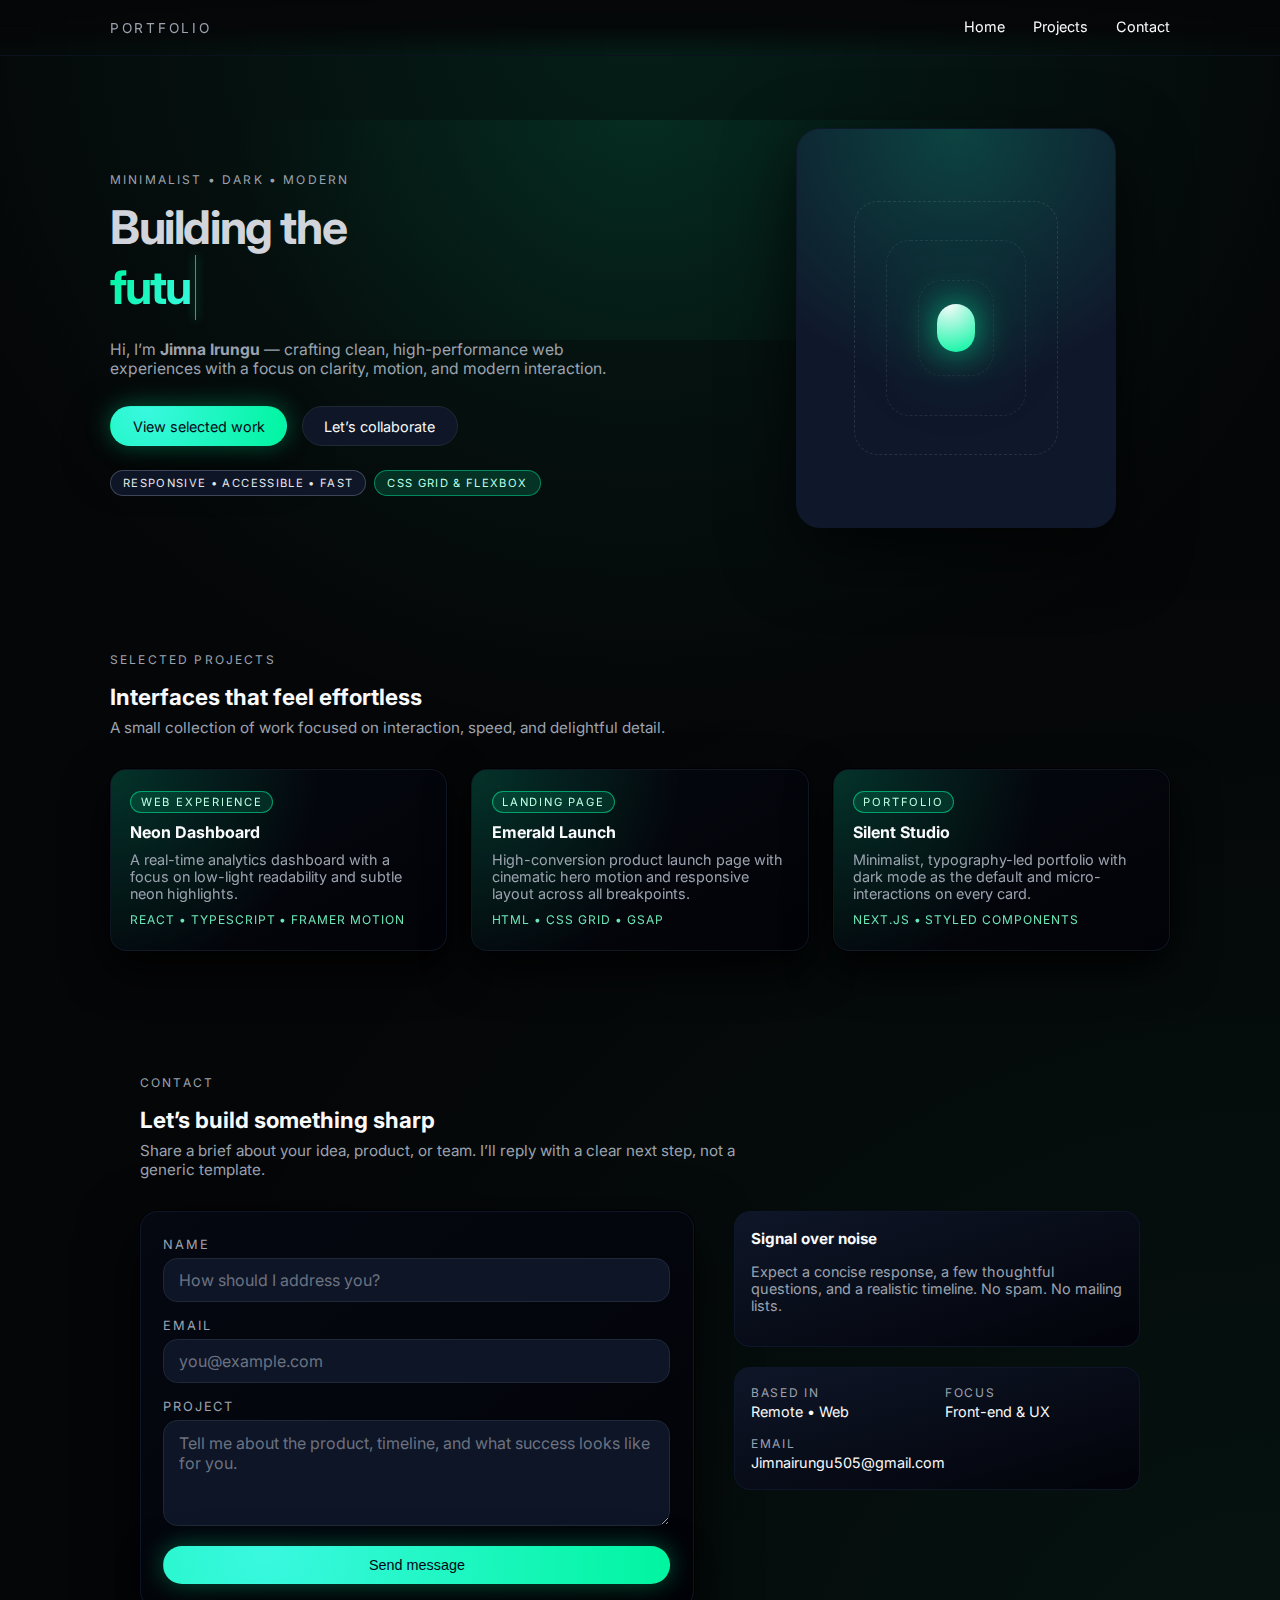
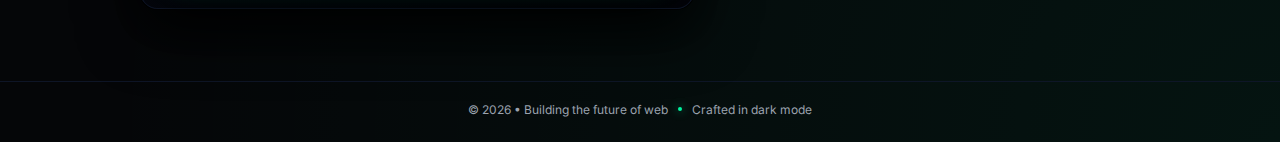
<file: index.html>
<!DOCTYPE html>
<html lang="en">
  <head>
    <meta charset="UTF-8" />
    <meta name="viewport" content="width=device-width, initial-scale=1" />
    <title>Portfolio | Building the Future of Web</title>

    <!-- Inter from Google Fonts -->
    <link rel="preconnect" href="https://fonts.googleapis.com" />
    <link rel="preconnect" href="https://fonts.gstatic.com" crossorigin />
    <link
      href="https://fonts.googleapis.com/css2?family=Inter:wght@300;400;500;600;700;800&display=swap"
      rel="stylesheet"
    />

    <link rel="stylesheet" href="styles.css" />
  </head>
  <body>
    <header class="nav">
      <div class="nav-inner">
        <div class="nav-logo">Portfolio</div>
        <nav class="nav-links" aria-label="Primary navigation">
          <a href="#hero" class="nav-link">Home</a>
          <a href="#projects" class="nav-link">Projects</a>
          <a href="#contact" class="nav-link">Contact</a>
        </nav>
      </div>
    </header>

    <main>
      <!-- Hero -->
      <section id="hero" class="section hero">
        <div class="shell">
          <div class="hero-layout">
            <div class="hero-copy">
              <p class="eyebrow">Minimalist • Dark • Modern</p>

              <h1 class="hero-title">
                <span class="hero-title-muted">Building the</span>
                <span class="hero-title-accent">
                  <span id="typewriter"></span>
                  <span class="caret" aria-hidden="true"></span>
                </span>
              </h1>

              <p class="hero-subtitle">
                Hi, I’m <strong>Jimna Irungu</strong> — crafting clean, high-performance
                web experiences with a focus on clarity, motion, and modern interaction.
              </p>

              <div class="hero-actions">
                <a href="#projects" class="btn btn-primary"> View selected work </a>
                <a href="#contact" class="btn btn-ghost"> Let’s collaborate </a>
              </div>

              <div class="hero-meta">
                <span class="pill">Responsive • Accessible • Fast</span>
                <span class="pill pill-soft">CSS Grid &amp; Flexbox</span>
              </div>
            </div>

            <div class="hero-panel" aria-hidden="true">
              <div class="hero-card">
                <div class="hero-orbit hero-orbit-lg"></div>
                <div class="hero-orbit hero-orbit-md"></div>
                <div class="hero-orbit hero-orbit-sm"></div>
                <div class="hero-core"></div>
              </div>
            </div>
          </div>
        </div>
      </section>

      <!-- Projects -->
      <section id="projects" class="section">
        <div class="shell">
          <header class="section-header">
            <p class="eyebrow">Selected projects</p>
            <h2 class="section-title">Interfaces that feel effortless</h2>
            <p class="section-text">
              A small collection of work focused on interaction, speed, and
              delightful detail.
            </p>
          </header>

          <div class="projects-grid">
            <article class="project-card">
              <div class="project-chip">Web Experience</div>
              <h3 class="project-title">Neon Dashboard</h3>
              <p class="project-text">
                A real-time analytics dashboard with a focus on low-light
                readability and subtle neon highlights.
              </p>
              <p class="project-meta">React • TypeScript • Framer Motion</p>
            </article>

            <article class="project-card">
              <div class="project-chip">Landing Page</div>
              <h3 class="project-title">Emerald Launch</h3>
              <p class="project-text">
                High-conversion product launch page with cinematic hero motion
                and responsive layout across all breakpoints.
              </p>
              <p class="project-meta">HTML • CSS Grid • GSAP</p>
            </article>

            <article class="project-card">
              <div class="project-chip">Portfolio</div>
              <h3 class="project-title">Silent Studio</h3>
              <p class="project-text">
                Minimalist, typography-led portfolio with dark mode as the
                default and micro-interactions on every card.
              </p>
              <p class="project-meta">Next.js • Styled Components</p>
            </article>
          </div>
        </div>
      </section>

      <!-- Contact -->
      <section id="contact" class="section section-contact">
        <div class="shell contact-shell">
          <header class="section-header">
            <p class="eyebrow">Contact</p>
            <h2 class="section-title">Let’s build something sharp</h2>
            <p class="section-text">
              Share a brief about your idea, product, or team. I’ll reply with a
              clear next step, not a generic template.
            </p>
          </header>

          <div class="contact-layout">
            <form
              class="contact-form"
              autocomplete="off"
              action="https://formspree.io/f/xojnrawq"
              method="POST"
            >
              <input
                type="hidden"
                name="_subject"
                value="New portfolio enquiry from your site"
              />
              <div class="field">
                <label for="name">Name</label>
                <input
                  id="name"
                  name="name"
                  type="text"
                  placeholder="How should I address you?"
                  required
                />
              </div>

              <div class="field">
                <label for="email">Email</label>
                <input
                  id="email"
                  name="email"
                  type="email"
                  placeholder="you@example.com"
                  required
                />
              </div>

              <div class="field">
                <label for="project">Project</label>
                <textarea
                  id="project"
                  name="project"
                  rows="4"
                  placeholder="Tell me about the product, timeline, and what success looks like for you."
                  required
                ></textarea>
              </div>

              <button type="submit" class="btn btn-primary btn-full">
                Send message
              </button>
            </form>

            <aside class="contact-aside">
              <div class="contact-aside-block">
                <h3>Signal over noise</h3>
                <p>
                  Expect a concise response, a few thoughtful questions, and a
                  realistic timeline. No spam. No mailing lists.
                </p>
              </div>

              <div class="contact-aside-block contact-meta-grid">
                <div>
                  <p class="meta-label">Based in</p>
                  <p class="meta-value">Remote • Web</p>
                </div>
                <div>
                  <p class="meta-label">Focus</p>
                  <p class="meta-value">Front-end &amp; UX</p>
                </div>
                <div>
                  <p class="meta-label">Email</p>
                  <p class="meta-value">
                    <a href="mailto:Jimnairungu505@gmail.com">Jimnairungu505@gmail.com</a>
                  </p>
                </div>
              </div>
            </aside>
          </div>
        </div>
      </section>
    </main>

    <footer class="footer">
      <div class="shell footer-shell">
        <span>© <span id="year"></span> • Building the future of web</span>
        <span class="footer-dot"></span>
        <span>Crafted in dark mode</span>
      </div>
    </footer>

    <script src="script.js"></script>
  </body>
</html>
</file>
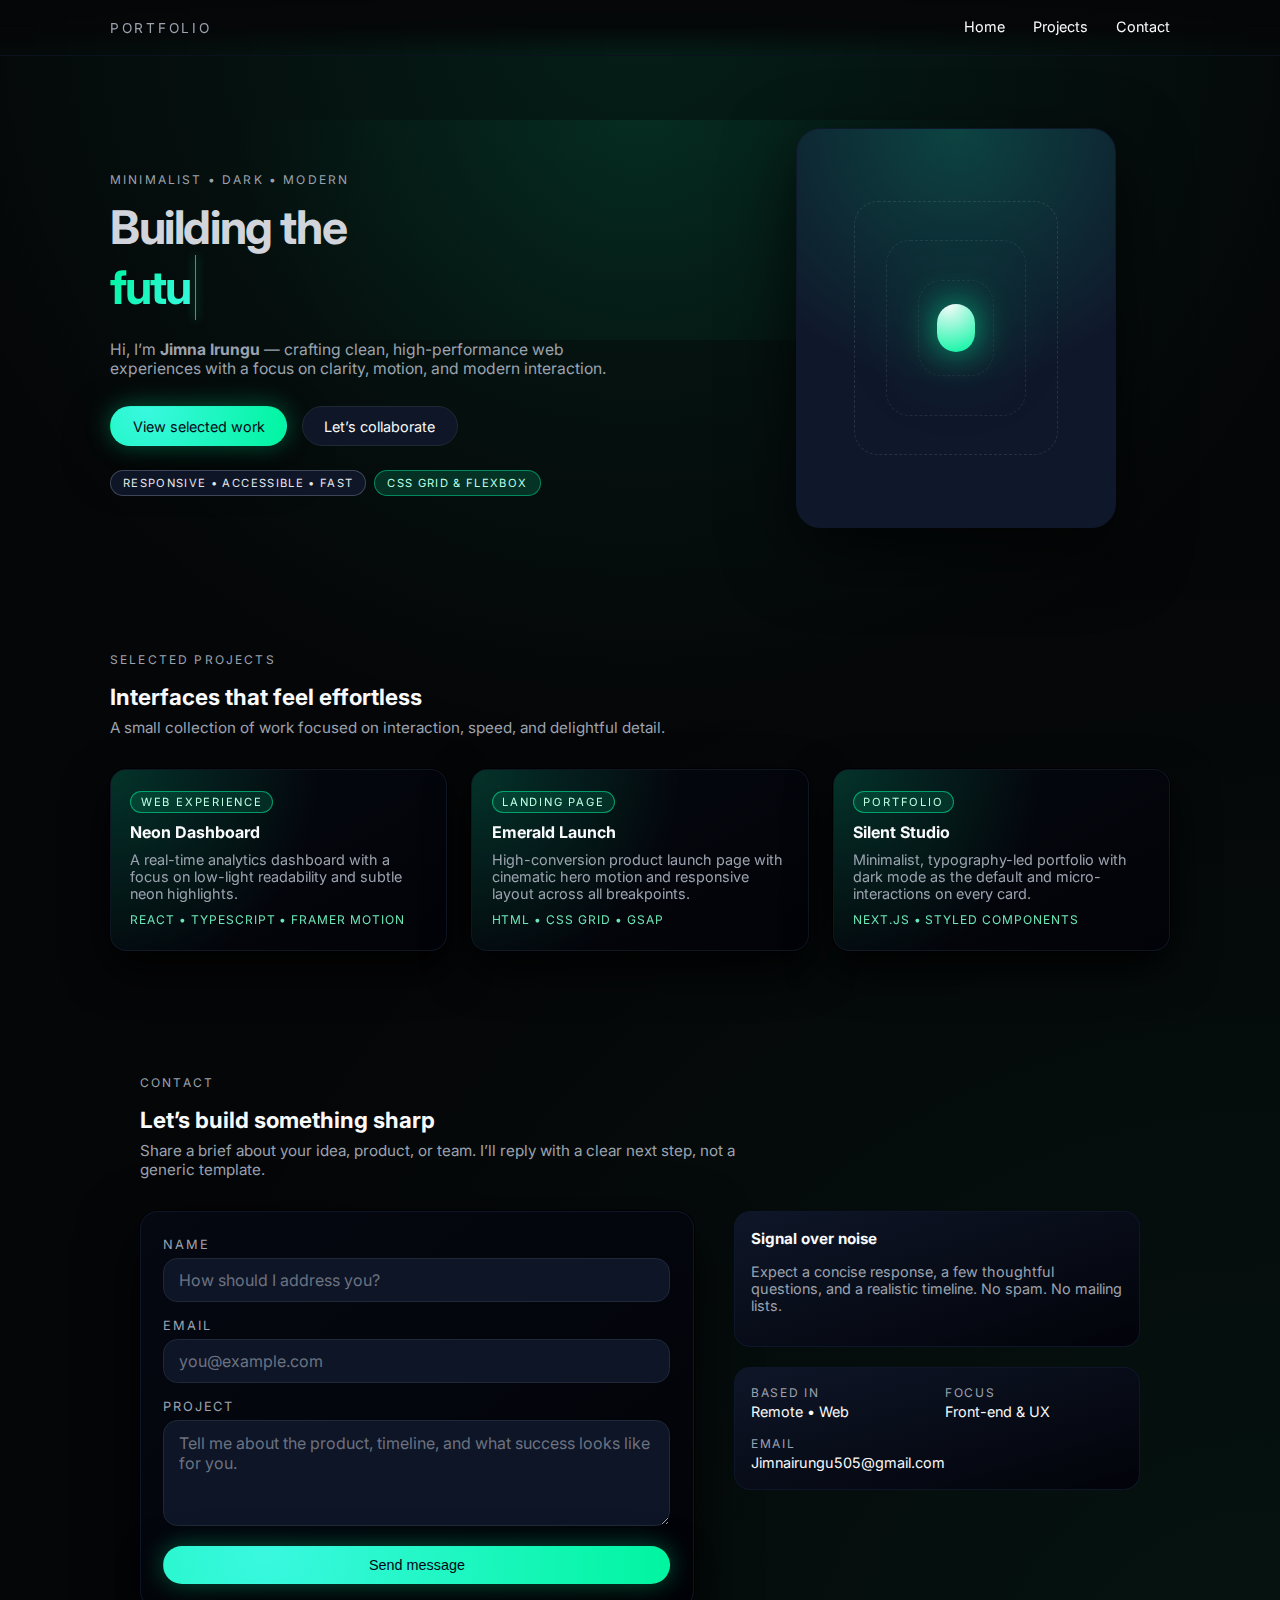
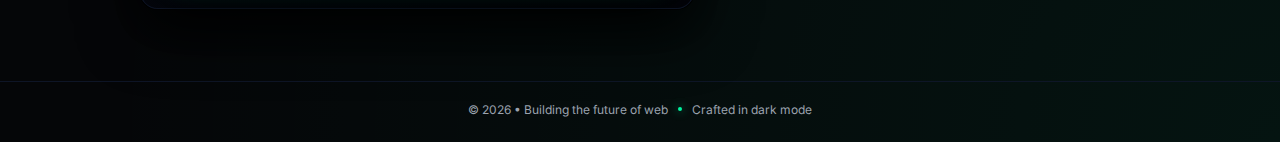
<file: index 2.html>
<!DOCTYPE html>
<html lang="en">
  <head>
    <meta charset="UTF-8" />
    <meta name="viewport" content="width=device-width, initial-scale=1" />
    <title>Portfolio | Building the Future of Web</title>

    <!-- Inter from Google Fonts -->
    <link rel="preconnect" href="https://fonts.googleapis.com" />
    <link rel="preconnect" href="https://fonts.gstatic.com" crossorigin />
    <link
      href="https://fonts.googleapis.com/css2?family=Inter:wght@300;400;500;600;700;800&display=swap"
      rel="stylesheet"
    />

    <link rel="stylesheet" href="styles.css" />
  </head>
  <body>
    <header class="nav">
      <div class="nav-inner">
        <div class="nav-logo">Portfolio</div>
        <nav class="nav-links" aria-label="Primary navigation">
          <a href="#hero" class="nav-link">Home</a>
          <a href="#projects" class="nav-link">Projects</a>
          <a href="#contact" class="nav-link">Contact</a>
        </nav>
      </div>
    </header>

    <main>
      <!-- Hero -->
      <section id="hero" class="section hero">
        <div class="shell">
          <div class="hero-layout">
            <div class="hero-copy">
              <p class="eyebrow">Minimalist • Dark • Modern</p>

              <h1 class="hero-title">
                <span class="hero-title-muted">Building the</span>
                <span class="hero-title-accent">
                  <span id="typewriter"></span>
                  <span class="caret" aria-hidden="true"></span>
                </span>
              </h1>

              <p class="hero-subtitle">
                Hi, I’m <strong>Jimna Irungu</strong> — crafting clean, high-performance
                web experiences with a focus on clarity, motion, and modern interaction.
              </p>

              <div class="hero-actions">
                <a href="#projects" class="btn btn-primary"> View selected work </a>
                <a href="#contact" class="btn btn-ghost"> Let’s collaborate </a>
              </div>

              <div class="hero-meta">
                <span class="pill">Responsive • Accessible • Fast</span>
                <span class="pill pill-soft">CSS Grid &amp; Flexbox</span>
              </div>
            </div>

            <div class="hero-panel" aria-hidden="true">
              <div class="hero-card">
                <div class="hero-orbit hero-orbit-lg"></div>
                <div class="hero-orbit hero-orbit-md"></div>
                <div class="hero-orbit hero-orbit-sm"></div>
                <div class="hero-core"></div>
              </div>
            </div>
          </div>
        </div>
      </section>

      <!-- Projects -->
      <section id="projects" class="section">
        <div class="shell">
          <header class="section-header">
            <p class="eyebrow">Selected projects</p>
            <h2 class="section-title">Interfaces that feel effortless</h2>
            <p class="section-text">
              A small collection of work focused on interaction, speed, and
              delightful detail.
            </p>
          </header>

          <div class="projects-grid">
            <article class="project-card">
              <div class="project-chip">Web Experience</div>
              <h3 class="project-title">Neon Dashboard</h3>
              <p class="project-text">
                A real-time analytics dashboard with a focus on low-light
                readability and subtle neon highlights.
              </p>
              <p class="project-meta">React • TypeScript • Framer Motion</p>
            </article>

            <article class="project-card">
              <div class="project-chip">Landing Page</div>
              <h3 class="project-title">Emerald Launch</h3>
              <p class="project-text">
                High-conversion product launch page with cinematic hero motion
                and responsive layout across all breakpoints.
              </p>
              <p class="project-meta">HTML • CSS Grid • GSAP</p>
            </article>

            <article class="project-card">
              <div class="project-chip">Portfolio</div>
              <h3 class="project-title">Silent Studio</h3>
              <p class="project-text">
                Minimalist, typography-led portfolio with dark mode as the
                default and micro-interactions on every card.
              </p>
              <p class="project-meta">Next.js • Styled Components</p>
            </article>
          </div>
        </div>
      </section>

      <!-- Contact -->
      <section id="contact" class="section section-contact">
        <div class="shell contact-shell">
          <header class="section-header">
            <p class="eyebrow">Contact</p>
            <h2 class="section-title">Let’s build something sharp</h2>
            <p class="section-text">
              Share a brief about your idea, product, or team. I’ll reply with a
              clear next step, not a generic template.
            </p>
          </header>

          <div class="contact-layout">
            <form
              class="contact-form"
              autocomplete="off"
              action="mailto:Jimnairungu505@gmail.com"
              method="POST"
              enctype="text/plain"
            >
              <div class="field">
                <label for="name">Name</label>
                <input
                  id="name"
                  name="name"
                  type="text"
                  placeholder="How should I address you?"
                  required
                />
              </div>

              <div class="field">
                <label for="email">Email</label>
                <input
                  id="email"
                  name="email"
                  type="email"
                  placeholder="you@example.com"
                  required
                />
              </div>

              <div class="field">
                <label for="project">Project</label>
                <textarea
                  id="project"
                  name="project"
                  rows="4"
                  placeholder="Tell me about the product, timeline, and what success looks like for you."
                  required
                ></textarea>
              </div>

              <button type="submit" class="btn btn-primary btn-full">
                Send message
              </button>
            </form>

            <aside class="contact-aside">
              <div class="contact-aside-block">
                <h3>Signal over noise</h3>
                <p>
                  Expect a concise response, a few thoughtful questions, and a
                  realistic timeline. No spam. No mailing lists.
                </p>
              </div>

              <div class="contact-aside-block contact-meta-grid">
                <div>
                  <p class="meta-label">Based in</p>
                  <p class="meta-value">Remote • Web</p>
                </div>
                <div>
                  <p class="meta-label">Focus</p>
                  <p class="meta-value">Front-end &amp; UX</p>
                </div>
                <div>
                  <p class="meta-label">Email</p>
                  <p class="meta-value">
                    <a href="mailto:Jimnairungu505@gmail.com">Jimnairungu505@gmail.com</a>
                  </p>
                </div>
              </div>
            </aside>
          </div>
        </div>
      </section>
    </main>

    <footer class="footer">
      <div class="shell footer-shell">
        <span>© <span id="year"></span> • Building the future of web</span>
        <span class="footer-dot"></span>
        <span>Crafted in dark mode</span>
      </div>
    </footer>

    <script src="script.js"></script>
  </body>
</html>
</file>
<file: styles.css>
/* Root & base ------------------------------------------------------------- */
:root {
  --bg: #050608;
  --bg-elevated: #090b10;
  --bg-soft: #0d1117;
  --accent: #00f5a0; /* neon emerald */
  --accent-soft: rgba(0, 245, 160, 0.16);
  --accent-strong: rgba(0, 245, 160, 0.75);
  --text-main: #f9fafb;
  --text-muted: #9ca3af;
  --border-subtle: #1f2933;
  --shadow-soft: 0 24px 70px rgba(0, 0, 0, 0.7);
}

*,
*::before,
*::after {
  box-sizing: border-box;
}

html,
body {
  margin: 0;
  padding: 0;
}

body {
  min-height: 100vh;
  font-family: "Inter", system-ui, -apple-system, BlinkMacSystemFont, "Segoe UI",
    sans-serif;
  background:
    radial-gradient(circle at top, rgba(0, 245, 160, 0.1) 0, transparent 40%),
    radial-gradient(circle at bottom right, rgba(0, 245, 160, 0.06) 0, transparent 55%),
    var(--bg);
  color: var(--text-main);
  -webkit-font-smoothing: antialiased;
}

a {
  color: inherit;
  text-decoration: none;
}

img {
  max-width: 100%;
  display: block;
}

main {
  padding-top: 4.5rem;
}

.shell {
  max-width: 1100px;
  margin: 0 auto;
  padding: 0 1.25rem;
}

.section {
  padding: 3.5rem 0;
}

.section-contact {
  padding-bottom: 4.5rem;
}

/* Navigation -------------------------------------------------------------- */
.nav {
  position: fixed;
  inset: 0 0 auto;
  height: 3.5rem;
  display: flex;
  align-items: center;
  z-index: 20;
  backdrop-filter: blur(18px);
  background: linear-gradient(
    to bottom,
    rgba(5, 6, 8, 0.96),
    rgba(5, 6, 8, 0.9),
    transparent
  );
  border-bottom: 1px solid rgba(15, 23, 42, 0.7);
}

.nav-inner {
  max-width: 1100px;
  margin: 0 auto;
  padding: 0 1.25rem;
  width: 100%;
  display: flex;
  align-items: center;
  justify-content: space-between;
  gap: 1.5rem;
}

.nav-logo {
  font-size: 0.85rem;
  text-transform: uppercase;
  letter-spacing: 0.2em;
  color: var(--text-muted);
}

.nav-links {
  display: flex;
  align-items: center;
  gap: 1.75rem;
  font-size: 0.9rem;
}

.nav-link {
  position: relative;
  padding-bottom: 0.1rem;
}

.nav-link::after {
  content: "";
  position: absolute;
  left: 0;
  bottom: 0;
  width: 0;
  height: 2px;
  background: linear-gradient(90deg, var(--accent), #3af8e0);
  transition: width 0.18s ease-out;
}

.nav-link:hover::after,
.nav-link:focus-visible::after {
  width: 100%;
}

/* Hero -------------------------------------------------------------------- */
.hero {
  position: relative;
}

.hero::before {
  content: "";
  position: absolute;
  inset: 3rem 0 auto;
  height: 220px;
  background: radial-gradient(circle at top, rgba(0, 245, 160, 0.08), transparent 60%);
  pointer-events: none;
}

.hero-layout {
  position: relative;
  display: grid;
  grid-template-columns: minmax(0, 3fr) minmax(0, 2.2fr);
  gap: 3rem;
  align-items: center;
}

.hero-copy {
  position: relative;
  z-index: 1;
}

.eyebrow {
  font-size: 0.75rem;
  letter-spacing: 0.18em;
  text-transform: uppercase;
  color: var(--text-muted);
  margin-bottom: 1rem;
}

.hero-title {
  font-size: clamp(2.2rem, 4vw, 2.9rem);
  line-height: 1.05;
  font-weight: 700;
  margin: 0 0 1.25rem;
}

.hero-title-muted {
  display: block;
  color: #d1d5db;
  letter-spacing: -0.03em;
}

.hero-title-accent {
  display: inline-flex;
  align-items: center;
  gap: 0.25rem;
  margin-top: 0.2rem;
  letter-spacing: -0.04em;
}

#typewriter {
  background: linear-gradient(120deg, var(--accent), #3af8e0);
  -webkit-background-clip: text;
  background-clip: text;
  color: transparent;
}

.caret {
  width: 1px;
  height: 1.4em;
  background: var(--accent-strong);
  box-shadow: 0 0 10px var(--accent-strong);
  animation: blink 0.9s steps(1) infinite;
}

@keyframes blink {
  0%,
  45% {
    opacity: 1;
  }
  55%,
  100% {
    opacity: 0;
  }
}

.hero-subtitle {
  font-size: 0.98rem;
  color: var(--text-muted);
  max-width: 32rem;
  margin: 0 0 1.75rem;
}

.hero-actions {
  display: flex;
  flex-wrap: wrap;
  gap: 0.9rem;
  margin-bottom: 1.5rem;
}

.btn {
  border-radius: 999px;
  font-size: 0.9rem;
  padding: 0.65rem 1.35rem;
  border: 1px solid transparent;
  display: inline-flex;
  align-items: center;
  justify-content: center;
  gap: 0.4rem;
  cursor: pointer;
  background: none;
  color: inherit;
  transition:
    transform 0.13s ease-out,
    box-shadow 0.13s ease-out,
    background 0.13s ease-out,
    border-color 0.13s ease-out,
    color 0.13s ease-out;
}

.btn-primary {
  background: radial-gradient(circle at 20% 0, #3af8e0, var(--accent));
  color: #020617;
  box-shadow:
    0 0 25px rgba(0, 245, 160, 0.35),
    0 18px 45px rgba(0, 0, 0, 0.85);
}

.btn-primary:hover {
  transform: translateY(-1px);
  box-shadow:
    0 0 30px rgba(0, 245, 160, 0.5),
    0 22px 60px rgba(0, 0, 0, 0.9);
}

.btn-ghost {
  border-color: var(--border-subtle);
  background: rgba(15, 23, 42, 0.9);
  color: var(--text-main);
}

.btn-ghost:hover {
  border-color: var(--accent-soft);
  background: rgba(15, 23, 42, 1);
  box-shadow: 0 12px 35px rgba(0, 0, 0, 0.7);
}

.hero-meta {
  display: flex;
  flex-wrap: wrap;
  gap: 0.5rem;
}

.pill {
  font-size: 0.7rem;
  letter-spacing: 0.12em;
  text-transform: uppercase;
  padding: 0.3rem 0.75rem;
  border-radius: 999px;
  border: 1px solid rgba(148, 163, 184, 0.35);
  color: #e5e7eb;
  background: rgba(15, 23, 42, 0.9);
}

.pill-soft {
  border-color: rgba(0, 245, 160, 0.45);
  background: var(--accent-soft);
  color: #bfffe4;
}

.hero-panel {
  display: flex;
  align-items: center;
  justify-content: center;
}

.hero-card {
  position: relative;
  width: min(320px, 100%);
  aspect-ratio: 4 / 5;
  border-radius: 1.5rem;
  background:
    radial-gradient(circle at top, rgba(0, 245, 160, 0.2), transparent 60%),
    radial-gradient(circle at bottom, rgba(15, 23, 42, 1), rgba(15, 23, 42, 1));
  border: 1px solid rgba(15, 23, 42, 1);
  box-shadow: var(--shadow-soft);
  overflow: hidden;
}

.hero-orbit {
  position: absolute;
  inset: 18%;
  border-radius: inherit;
  border: 1px dashed rgba(148, 163, 184, 0.18);
  transform-origin: center;
  animation: orbit 18s linear infinite;
}

.hero-orbit-md {
  inset: 28%;
  animation-duration: 24s;
  opacity: 0.8;
}

.hero-orbit-sm {
  inset: 38%;
  animation-duration: 30s;
  opacity: 0.6;
}

.hero-core {
  position: absolute;
  inset: 44%;
  border-radius: 999px;
  background: radial-gradient(circle at 30% 0, #f9fafb, var(--accent));
  box-shadow:
    0 0 35px rgba(0, 245, 160, 0.7),
    0 0 90px rgba(0, 245, 160, 0.4);
}

@keyframes orbit {
  from {
    transform: rotate(0deg);
  }
  to {
    transform: rotate(360deg);
  }
}

/* Sections & typography --------------------------------------------------- */
.section-header {
  max-width: 600px;
  margin-bottom: 2rem;
}

.section-title {
  font-size: 1.4rem;
  margin: 0 0 0.5rem;
}

.section-text {
  font-size: 0.95rem;
  color: var(--text-muted);
  margin: 0;
}

/* Projects grid ----------------------------------------------------------- */
.projects-grid {
  display: grid;
  grid-template-columns: repeat(auto-fit, minmax(260px, 1fr));
  gap: 1.5rem;
}

.project-card {
  position: relative;
  background: radial-gradient(circle at top left, rgba(0, 245, 160, 0.18), transparent 55%),
    linear-gradient(to bottom right, #050810, #020308);
  border-radius: 1rem;
  padding: 1.3rem 1.2rem 1.4rem;
  border: 1px solid rgba(17, 24, 39, 0.9);
  box-shadow:
    0 18px 45px rgba(0, 0, 0, 0.9),
    0 0 0 1px rgba(0, 0, 0, 0.8);
  display: flex;
  flex-direction: column;
  gap: 0.55rem;
  transform: translateY(0) translateZ(0);
  transition:
    transform 0.18s ease-out,
    box-shadow 0.18s ease-out,
    border-color 0.18s ease-out;
  cursor: default;
}

.project-card::before {
  content: "";
  position: absolute;
  inset: 0;
  border-radius: inherit;
  border: 1px solid rgba(0, 245, 160, 0);
  pointer-events: none;
  transition: border-color 0.18s ease-out;
}

.project-card:hover {
  transform: translateY(-8px);
  box-shadow:
    0 24px 70px rgba(0, 0, 0, 1),
    0 0 0 1px rgba(0, 245, 160, 0.3);
  border-color: rgba(17, 24, 39, 1);
}

.project-card:hover::before {
  border-color: rgba(0, 245, 160, 0.35);
}

.project-chip {
  align-self: flex-start;
  font-size: 0.7rem;
  text-transform: uppercase;
  letter-spacing: 0.16em;
  padding: 0.2rem 0.6rem;
  border-radius: 999px;
  border: 1px solid rgba(0, 245, 160, 0.55);
  color: #bfffe4;
  background: rgba(0, 245, 160, 0.12);
}

.project-title {
  font-size: 1rem;
  margin: 0;
}

.project-text {
  font-size: 0.9rem;
  color: var(--text-muted);
  margin: 0;
}

.project-meta {
  font-size: 0.75rem;
  color: #6ee7b7;
  margin: 0.1rem 0 0;
  letter-spacing: 0.08em;
  text-transform: uppercase;
}

/* Contact ----------------------------------------------------------------- */
.contact-shell {
  max-width: 1040px;
}

.contact-layout {
  display: grid;
  grid-template-columns: minmax(0, 3fr) minmax(0, 2.2fr);
  gap: 2.5rem;
  align-items: flex-start;
}

.contact-form {
  background: linear-gradient(to bottom right, #050811, #020308);
  border-radius: 1.1rem;
  padding: 1.6rem 1.4rem 1.5rem;
  border: 1px solid rgba(15, 23, 42, 0.95);
  box-shadow:
    0 20px 60px rgba(0, 0, 0, 0.9),
    0 0 0 1px rgba(0, 0, 0, 0.9);
}

.field {
  display: flex;
  flex-direction: column;
  gap: 0.35rem;
  margin-bottom: 1rem;
}

.field label {
  font-size: 0.8rem;
  text-transform: uppercase;
  letter-spacing: 0.14em;
  color: var(--text-muted);
}

.field input,
.field textarea {
  font: inherit;
  color: var(--text-main);
  background: rgba(15, 23, 42, 0.9);
  border-radius: 0.9rem;
  border: 1px solid rgba(31, 41, 55, 1);
  padding: 0.7rem 0.9rem;
  outline: none;
  resize: vertical;
  min-height: 0;
  transition:
    border-color 0.16s ease-out,
    box-shadow 0.16s ease-out,
    background 0.16s ease-out;
}

.field textarea {
  padding-top: 0.8rem;
}

.field input::placeholder,
.field textarea::placeholder {
  color: #6b7280;
}

.field input:focus,
.field textarea:focus {
  border-color: var(--accent);
  background: #020617;
  box-shadow:
    0 0 0 1px rgba(0, 245, 160, 0.35),
    0 0 28px rgba(0, 245, 160, 0.4);
}

.btn-full {
  width: 100%;
  margin-top: 0.25rem;
}

.contact-aside {
  display: flex;
  flex-direction: column;
  gap: 1.25rem;
  color: var(--text-muted);
  font-size: 0.9rem;
}

.contact-aside-block {
  background: linear-gradient(to bottom right, rgba(15, 23, 42, 0.95), #020309);
  border-radius: 1rem;
  padding: 1.1rem 1rem;
  border: 1px solid rgba(15, 23, 42, 0.95);
}

.contact-aside-block h3 {
  margin: 0 0 0.4rem;
  font-size: 0.95rem;
  color: var(--text-main);
}

.contact-meta-grid {
  display: grid;
  grid-template-columns: repeat(2, minmax(0, 1fr));
  gap: 1rem;
}

.meta-label {
  font-size: 0.75rem;
  text-transform: uppercase;
  letter-spacing: 0.14em;
  color: var(--text-muted);
  margin: 0 0 0.2rem;
}

.meta-value {
  font-size: 0.9rem;
  color: var(--text-main);
  margin: 0;
}

/* Footer ------------------------------------------------------------------ */
.footer {
  border-top: 1px solid rgba(15, 23, 42, 0.9);
  padding: 1.2rem 0 1.6rem;
  font-size: 0.75rem;
  color: var(--text-muted);
}

.footer-shell {
  display: flex;
  align-items: center;
  justify-content: center;
  gap: 0.6rem;
  flex-wrap: wrap;
}

.footer-dot {
  width: 4px;
  height: 4px;
  border-radius: 999px;
  background: var(--accent);
  box-shadow: 0 0 10px var(--accent-strong);
}

/* Responsive -------------------------------------------------------------- */
@media (max-width: 900px) {
  .hero-layout {
    grid-template-columns: minmax(0, 1.2fr);
    gap: 2.5rem;
  }

  .hero-panel {
    order: -1;
  }

  .hero-card {
    width: min(260px, 75vw);
  }

  .contact-layout {
    grid-template-columns: minmax(0, 1.2fr);
  }
}

@media (max-width: 640px) {
  .nav-inner {
    gap: 0.75rem;
  }

  .nav-logo {
    font-size: 0.78rem;
  }

  .nav-links {
    gap: 1.1rem;
    font-size: 0.82rem;
  }

  main {
    padding-top: 3.7rem;
  }

  .section {
    padding: 2.8rem 0;
  }

  .hero-layout {
    gap: 2rem;
  }

  .hero-subtitle {
    font-size: 0.92rem;
  }

  .contact-form {
    padding: 1.4rem 1.1rem 1.3rem;
  }
}
</file>
